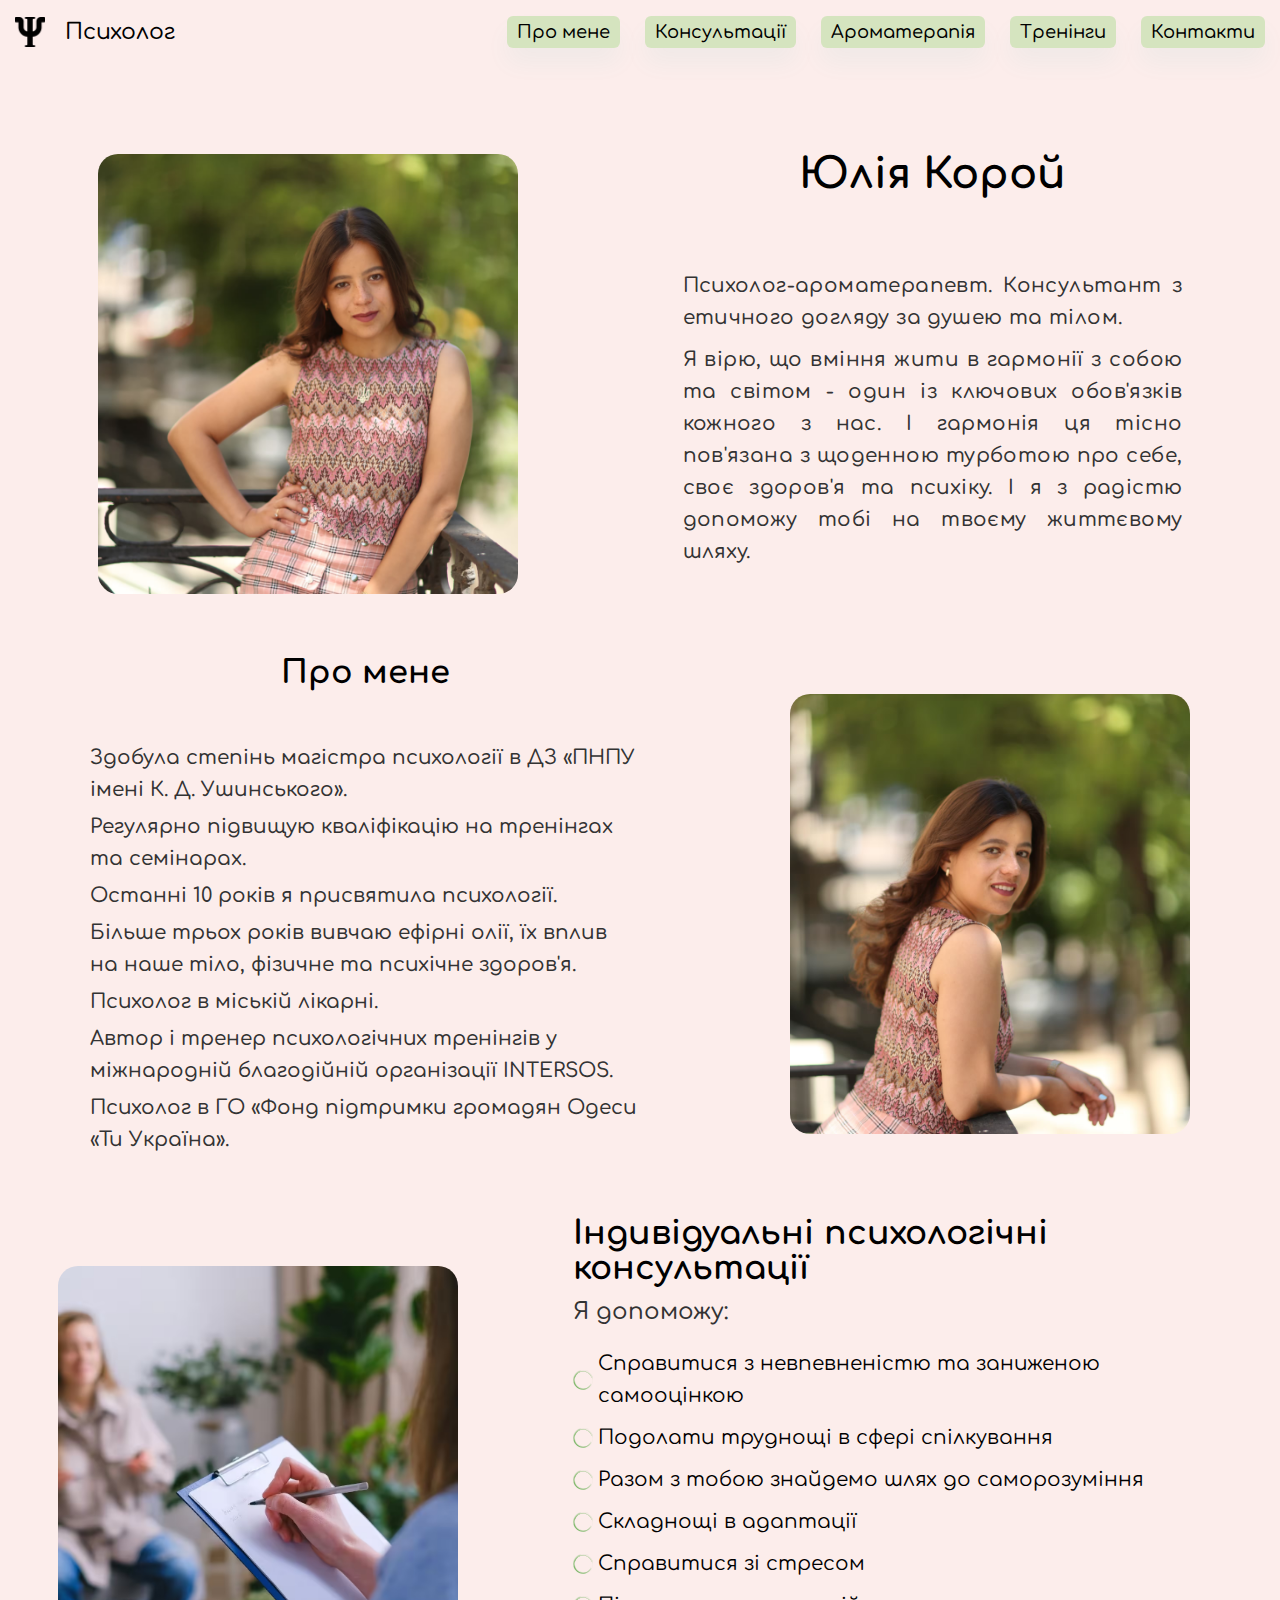
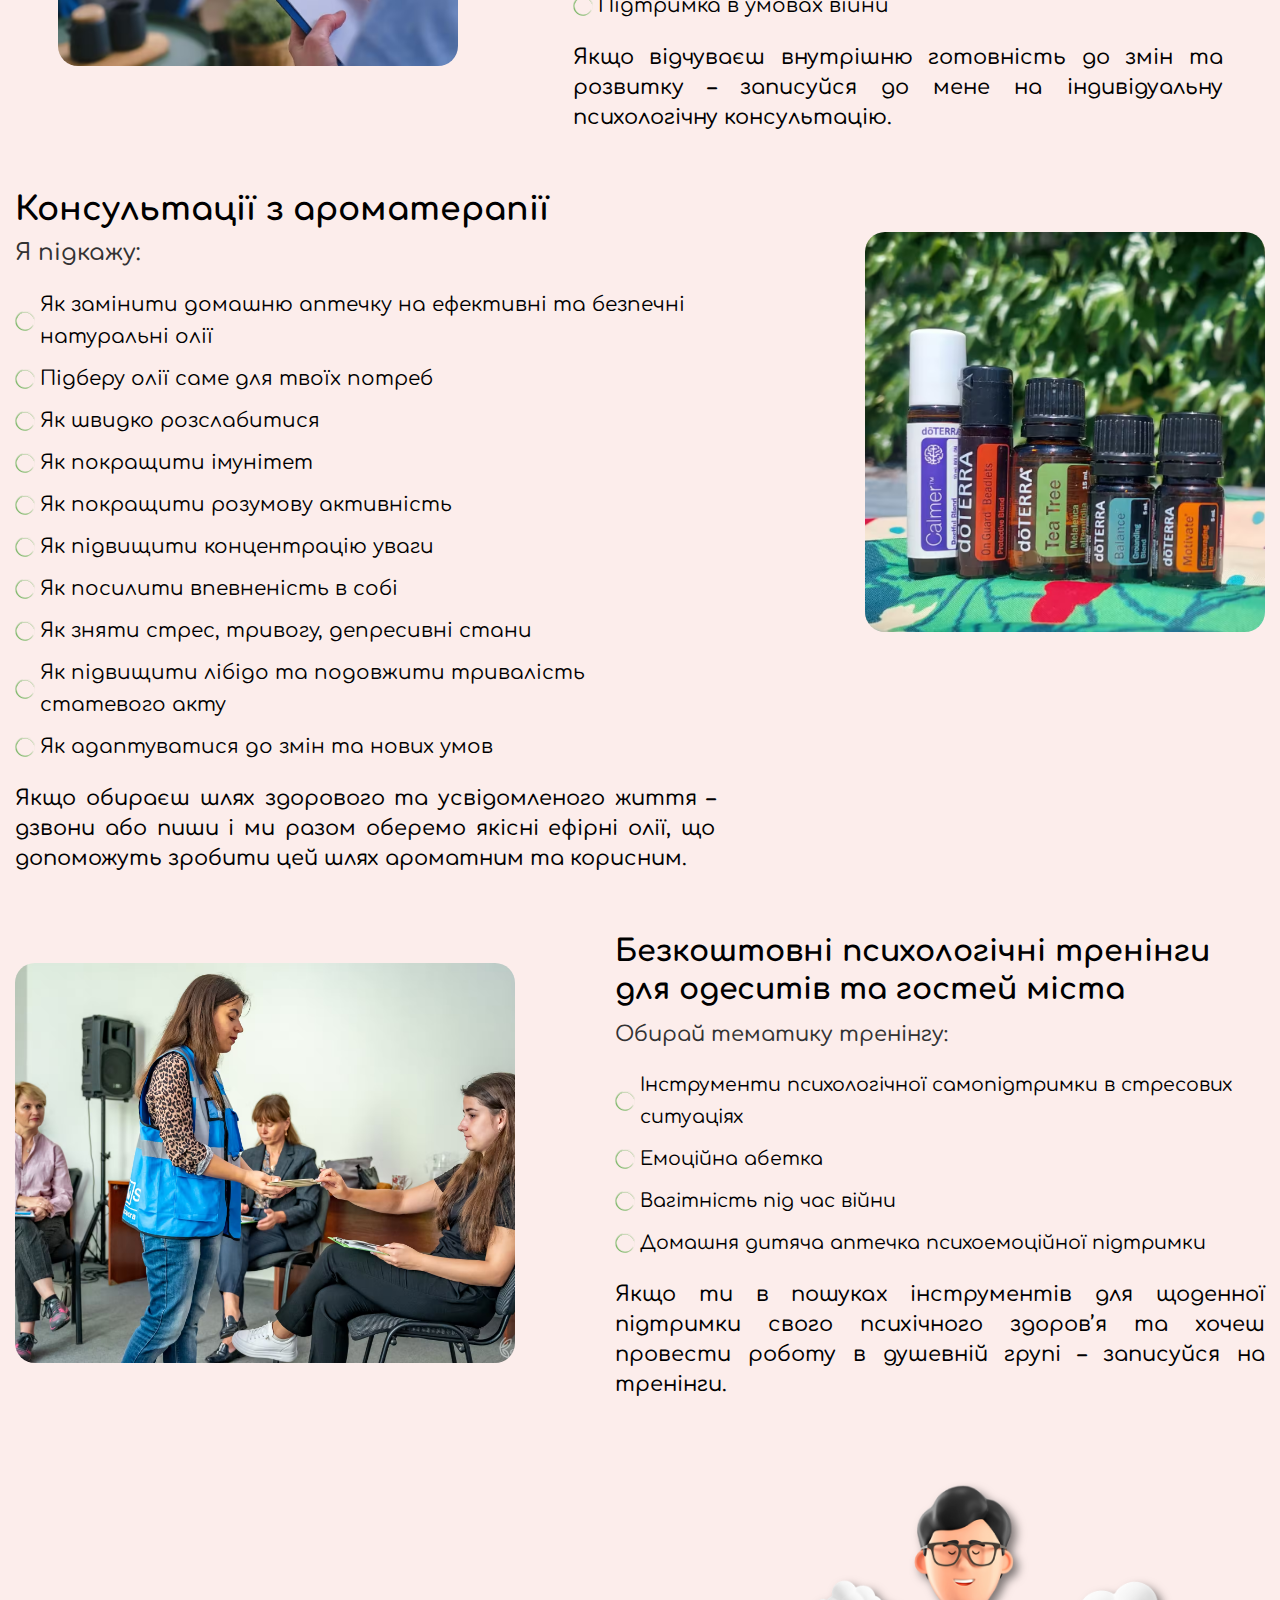
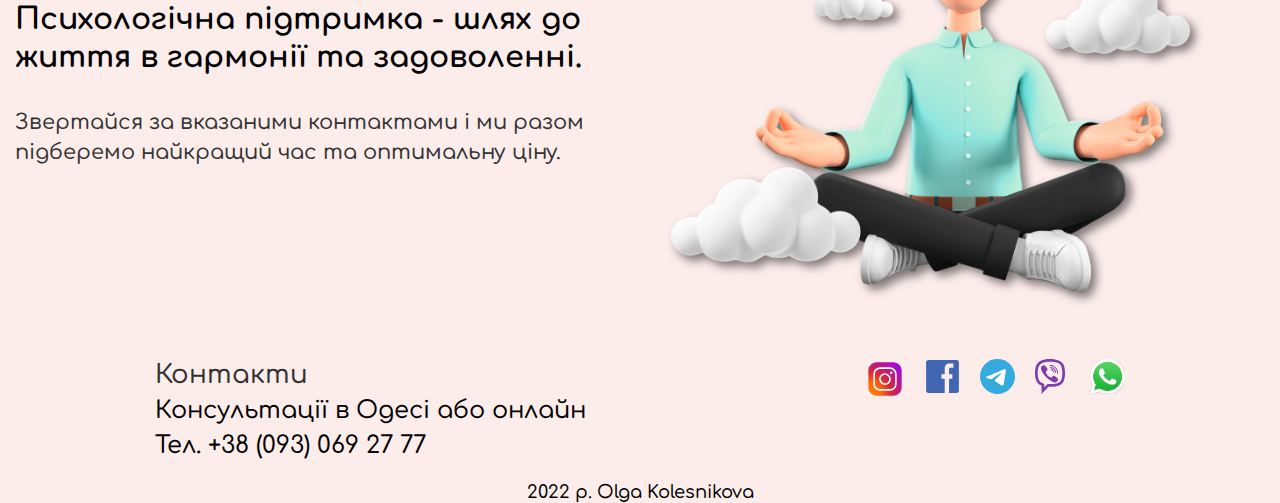
<file: index.html>
<!DOCTYPE html>
<html lang="en">
<head>
    <meta charset="UTF-8">
    <meta http-equiv="X-UA-Compatible" content="IE=edge">
    <meta name="viewport" content="width=device-width, initial-scale=1.0">
    <meta name="description" content="Юлія Корой, психолог, ароматерапевт, Одесса. Отметки &quot;Нравится&quot;: 155. -Індивідуальні психологічні консультації;
        -Консультації з ароматерапії;
        -Натуральні олії
        -МК з ароматерапії">
        <meta http-equiv='cache-control' content='no-cache'> 
    <meta http-equiv='expires' content='0'> 
    <meta http-equiv='pragma' content='no-cache'>
    <title>Yuliia Koroi</title>
    <link rel="stylesheet" href="css/style.min.css">
</head>
<body>
  <header class="header">
    <div class="container header-container">
      <div class="header-content">
        <a class="header-content-author" href="/">
          <img class="header-content-logo-img" src="img/3143057.png">
            Психолог
        </a>
        <button class="hamburger hamburger--collapse">
          <span class="hamburger-box">
          	<span class="hamburger-inner"></span>
           </span>
        </button>
      </div>
      <nav class="nav">
        <ul class="nav-list">
          <li class="nav-item">
            <a class="nav-link" href="#about-me">
              Про мене
            </a>
          </li>
          <li class="nav-item">
            <a class="nav-link" href="#services">
              Консультації
            </a>
          </li>
          <li class="nav-item">
            <a class="nav-link" href="#consultation">
              Ароматерапія
            </a>
          </li>
          <li class="nav-item">
            <a class="nav-link" href="#trainings">
              Тренінги
            </a>
          </li>
          <li class="nav-item">
            <a class="nav-link" href="#contacts">
              Контакти
            </a>
          </li>
        </ul>
      </nav>
      <div class="nav-mobile js-nav-mobile">
        <header class="nav-mobile-header">
          <a class="nav-mobile-header-link" href="/">
            <img class="nav-mobile-img" src="img/3143057.png">
              Психолог-ароматерапевт
          </a>
          <button class="hamburger hamburger--collapse">
            <span class="hamburger-box">
            	<span class="hamburger-inner"></span>
            </span>
          </button>
        </header>
          <ul class="nav-mobile-list">
            <li class="nav-mobile-item">
              <a class="nav-mobile-link" href="#about-me">
                Про мене
              </a>
            </li>
            <li class="nav-mobile-item">
              <a class="nav-mobile-link" href="#services">
                Психологічні консультації
              </a>
            </li>
            <li class="nav-mobile-item">
              <a class="nav-mobile-link" href="#consultation">
                Консультації з ароматерапії
              </a>
            </li>
            <li class="nav-mobile-item">
              <a class="nav-mobile-link" href="#trainings">
                Психологічні тренінги
              </a>
            </li>
            <li class="nav-mobile-item">
              <a class="nav-mobile-link" href="#contacts">
                Контакти
              </a>
            </li>
          </ul>
          <ul class="social-list social-list-mobile">
            <li class="social-item">
              <a class="social-link social-link-instagram" 
								href="https://www.instagram.com/yuliia.koroi/">  
              </a>
            </li>
            <li class="social-item">
              <a class="social-link social-link-facebook" 
								href="https://www.facebook.com/yuliia.koroi/">
              </a>
              </li>
              <li class="social-item">
                <a class="social-link social-link-telegram"  
									href="https://telegram.me/Yuliia_koroi">
                </a> 
              </li>
              <li class="social-item">
                <a class="social-link social-link-viber" 
									href="viber://chat?number=380930692777">  
                </a>
              </li>
              <li class="social-item">
                <a class="social-link social-link-watsapp"
								 	href="whatsapp://send?phone=+380930692777">  
                </a>
              </li>
          </ul>
      </div>
    </div>
  </header>
  <main class="main">
    <section class="psychologist">
      <div class="container psychologist-container">
        <figure class="psychologist-figure">
          <picture class="psychologist-picture">
            <source srcset="img/psyhologist-yuliia.avif"
              type="image/avif">
            <source srcset="img/psyhologist-yuliia.webp"
              type="image/webp">
                <img class="psychologist-img" src="img/psyhologist-yuliia.JPG"></img>
          </picture>
        </figure>
        <h2 class="psychologist-title psychologist-title-mobile">Юлія Корой</h2>
          <div class="psychologist-content">
            <h2 class="psychologist-title psychologist-title-desktop">Юлія Корой</h2>
          	<div class="psychologist-paragraphs">
							<p class="psychologist-text">
								Психолог-ароматерапевт. Консультант з етичного догляду
								за душею та тілом.
							</p>
							<p class="psychologist-text">
								Я вірю, що вміння жити в гармонії з
								собою та світом - один із ключових обов'язків кожного з нас.
								І гармонія ця тісно пов'язана з щоденною турботою про себе,
								своє здоров'я та психіку.
								І я з радістю допоможу тобі на
								твоєму життєвому шляху.
							</p>
          	</div>
          </div>
      </div>
    </section>
    <section class="about-me" id="about-me">
      <div class="container about-me-container">
        <h2 class="about-me-title about-me-title-mobile">
          Про мене
        </h2>
        <div class="about-me-content">
          <h1 class="about-me-title about-me-title-desktop">
            Про мене
          </h1>
          <div class="about-me-paragraphs">
            <p class="about-me-text">
              Здобула степінь магістра психології в ДЗ «ПНПУ імені К.
              Д. Ушинського».
            </p>
            <p class="about-me-text">
              Регулярно підвищую кваліфікацію на
              тренінгах та семінарах.
            </p>
            <p class="about-me-text">
              Останні 10 років я присвятила
              психології.
            </p>
            <p class="about-me-text">
              Більше трьох років вивчаю ефірні олії, їх
              вплив на наше тіло, фізичне та психічне здоров'я. 
            </p> 
            <p class="about-me-text">
              Психолог в міській лікарні.
            </p>
            <p class="about-me-text">
              Автор і тренер психологічних
              тренінгів у міжнародній благодійній організації INTERSOS. 
            </p>
            <p class="about-me-text">
              Психолог в ГО «Фонд підтримки громадян Одеси «Ти Україна».
            </p>
          </div>
        </div>
        <figure class="about-me-figure">
          <picture class="about-me-picture">
            <source srcset="img/about-me-yuliia.avif"
              type="image/avif">
            <source srcset="img/about-me-yuliia.webp"
              type="image/webp">
              <img class="about-me-img" src="img/about-me-yuliia.jpg">
          </picture>  
        </figure>  
      </div>
    </section>
    <section class="services" id="services">
      <div class="container services-container">
        <figure class="services-figure">
          <picture class="services-picture">
            <source srcset="img/psyhologis-consultation.avif"
              type="image/avif">
            <source srcset="img/psyhologis-consultation.webp"
              type="image/webp">
              <img class="services-img" src="img/psyhologis-consultation.jpg">
          </picture>   
        </figure>
        <h2 class="services-title services-title-mobile">
          Індивідуальні психологічні консультації
        </h2>
        <div class="services-content">
          <h2 class="services-title services-title-desktop">
            Індивідуальні психологічні консультації
          </h2>
          <h3 class="services-subtitle">
            Я допоможу:
          </h3>
          <ul class="services-list">
            <li class="services-item">
              Справитися з невпевненістю та заниженою самооцінкою
            </li>
            <li class="services-item">
              Подолати труднощі в сфері спілкування
            </li>
            <li class="services-item">
              Разом з тобою знайдемо шлях до саморозуміння
            </li>
            <li class="services-item">
              Складнощі в адаптації
            </li>
            <li class="services-item">
              Справитися зі стресом
            </li>
            <li class="services-item">
              Підтримка в умовах війни
            </li>
          </ul>
          <p class="services-text">
            Якщо відчуваєш внутрішню готовність до змін та розвитку
            – записуйся до мене на індивідуальну психологічну консультацію.
          </p>
        </div>
      </div>
    </section>
    <section class="consultation" id="consultation">
      <div class="container consultation-container">
        <h2 class="consultation-title consultation-title-mobile">
          Консультації з ароматерапії
        </h2>
        <div class="consultation-content">
          <h2 class="consultation-title consultation-title-desktop">
            Консультації з ароматерапії
          </h2>
          <h3 class="consultation-subtitle">
            Я підкажу:
          </h3>
          <ul class="consultation-list">
            <li class="consultation-item">
              Як замінити домашню аптечку на ефективні та безпечні натуральні олії
            </li>
            <li class="consultation-item">
              Підберу олії саме для твоїх потреб
            </li>
            <li class="consultation-item">
              Як швидко розслабитися
            </li>
            <li class="consultation-item">
              Як покращити імунітет
            </li>
            <li class="consultation-item">
              Як покращити розумову активність
            </li>
            <li class="consultation-item">
              Як підвищити концентрацію уваги
            </li>
            <li class="consultation-item">
              Як посилити впевненість в собі
            </li>
            <li class="consultation-item">
              Як зняти стрес, тривогу, депресивні стани
            </li>
            <li class="consultation-item">
              Як підвищити лібідо та подовжити тривалість статевого акту
            </li>
            <li class="consultation-item">
              Як адаптуватися до змін та нових умов
            </li>
          </ul>
          <p class="consultation-text">
            Якщо обираєш шлях здорового та усвідомленого життя
            – дзвони або пиши і ми разом оберемо якісні ефірні олії, що допоможуть
              зробити цей шлях ароматним та корисним.
          </p>  
        </div>
        <figure class="consultation-figure">
          <picture class="consultation-picture">
            <source srcset="img/aroma-therapia.avif"
              type="image/avif">
            <source srcset="img/aroma-therapia.webp"
              type="image/webp">
              <img class="consultation-img" src="img/aroma-therapia.jpg">
          </picture>  
        </figure> 
      </div>
    </section>
    <section class="trainings" id="trainings">
      <div class="container trainings-container">
        <figure class="trainings-figure">
          <picture class="trainings-picture">
            <source srcset="img/training.avif"
              type="image/avif">
            <source srcset="img/training.webp"
              type="image/webp">
              <img class="trainings-img" src="img/training.jpg">
          </picture> 
        </figure>
        <h2 class="trainings-title trainings-title-mobile">
          Безкоштовні психологічні тренінги для одеситів та гостей міста
        </h2>
        <div class="trainings-content">
          <h2 class="trainings-title trainings-title-desktop">
            Безкоштовні психологічні тренінги для одеситів та гостей міста
          </h2>
          <h3 class="trainings-subtitle">
            Обирай тематику тренінгу:
          </h3>
          <ul class="trainings-list">
            <li class="trainings-item">
              Інструменти психологічної самопідтримки в стресових ситуаціях
            </li>
            <li class="trainings-item">
              Емоційна абетка
            </li>
            <li class="trainings-item">
              Вагітність під час війни
            </li>
            <li class="trainings-item">
              Домашня дитяча аптечка психоемоційної підтримки
            </li>
          </ul>
          <p class="trainings-text">
            Якщо ти в пошуках інструментів для щоденної підтримки
            свого психічного здоров’я та хочеш провести роботу в
            душевній групі – записуйся на тренінги.
          </p>
        </div>
      </div>
    </section>
    <section class="intro">
      <div class="container intro-container">
        <div class="intro-content">
          <h2 class="intro-title">
            Психологічна підтримка - шлях до життя в гармонії
            та задоволенні. 
          </h2>
          <h3 class="intro-subtitle">
            Звертайся за вказаними контактами і ми разом підберемо
            найкращий час та оптимальну ціну.
          </h3>
        </div>
        <figure class="intro-figure">
          <img class="intro-img" src="img/intro-meditation-img.png">
					<!-- <div class="shadow"></div> -->
        </figure>
      </div>
    </section>
    </main>
    <footer class="footer" id="contacts">
        <div class="container footer-container">
          <div class="footer-content">
            <div class="footer-contacts">
              <h3 class="footer-title">Контакти</h3>
                <ul class="footer-list">
                  <li class="footer-item">
                    Консультації в Одесі або онлайн
                  </li>
                  <li class="footer-item">
                    <a class="footer-link" href="tel:+380930692777">
                      Тел. +38 (093) 069 27 77 
                    </a>
                  </li>
                </ul>
            </div>
              <ul class="social-list">
          			<li class="social-item">
                  <a class="social-link social-link-instagram"
										href="https://www.instagram.com/yuliia.koroi/">  
                  </a>
                </li>
                <li class="social-item">
                  <a class="social-link social-link-facebook" 
										href="https://www.facebook.com/yuliia.koroi/">
                  </a>
                </li>
                <li class="social-item">
                  <a class="social-link social-link-telegram"  
										href="https://telegram.me/Yuliia_koroi">
                  </a> 
                </li>
                <li class="social-item">
                  <a class="social-link social-link-viber" 
                    href="viber://chat?number=%2B380930692777">
                  </a>
                </li>
                <li class="social-item">
                  <a class="social-link social-link-watsapp" 
										href="whatsapp://send?phone=+380930692777">  
                  </a>
                </li>
              </ul>
       	 	</div>
          <div class="footer-copyrights">
            <p class="footer-copyrights-text">
              <time class="footer-copyrights-time" datetime="2022">2022 р.</time>
                Olga Kolesnikova
            </p>
          </div>
      	</div>
    </footer>

    <script src="./script/jquery-3.6.0.min.js"></script>
    <script src="./script/script.js"></script>
</body>
</html>
</file>
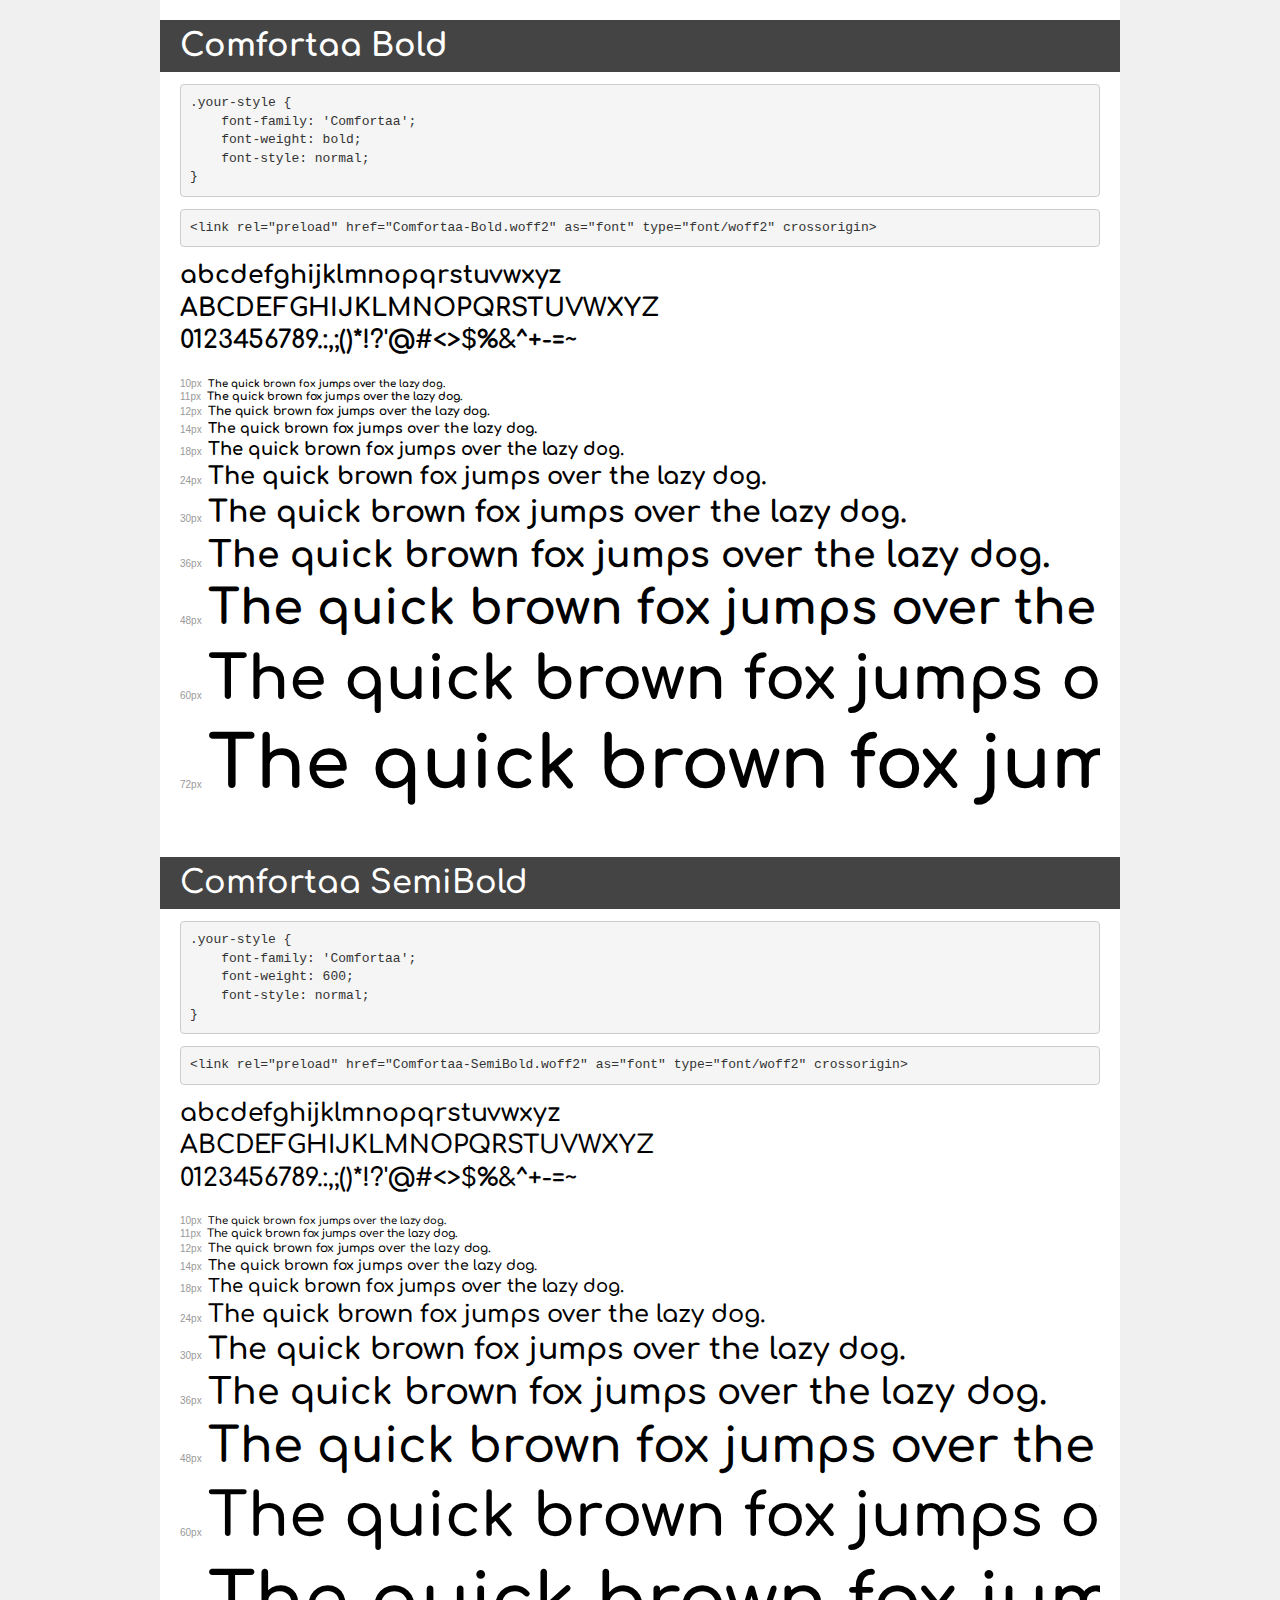
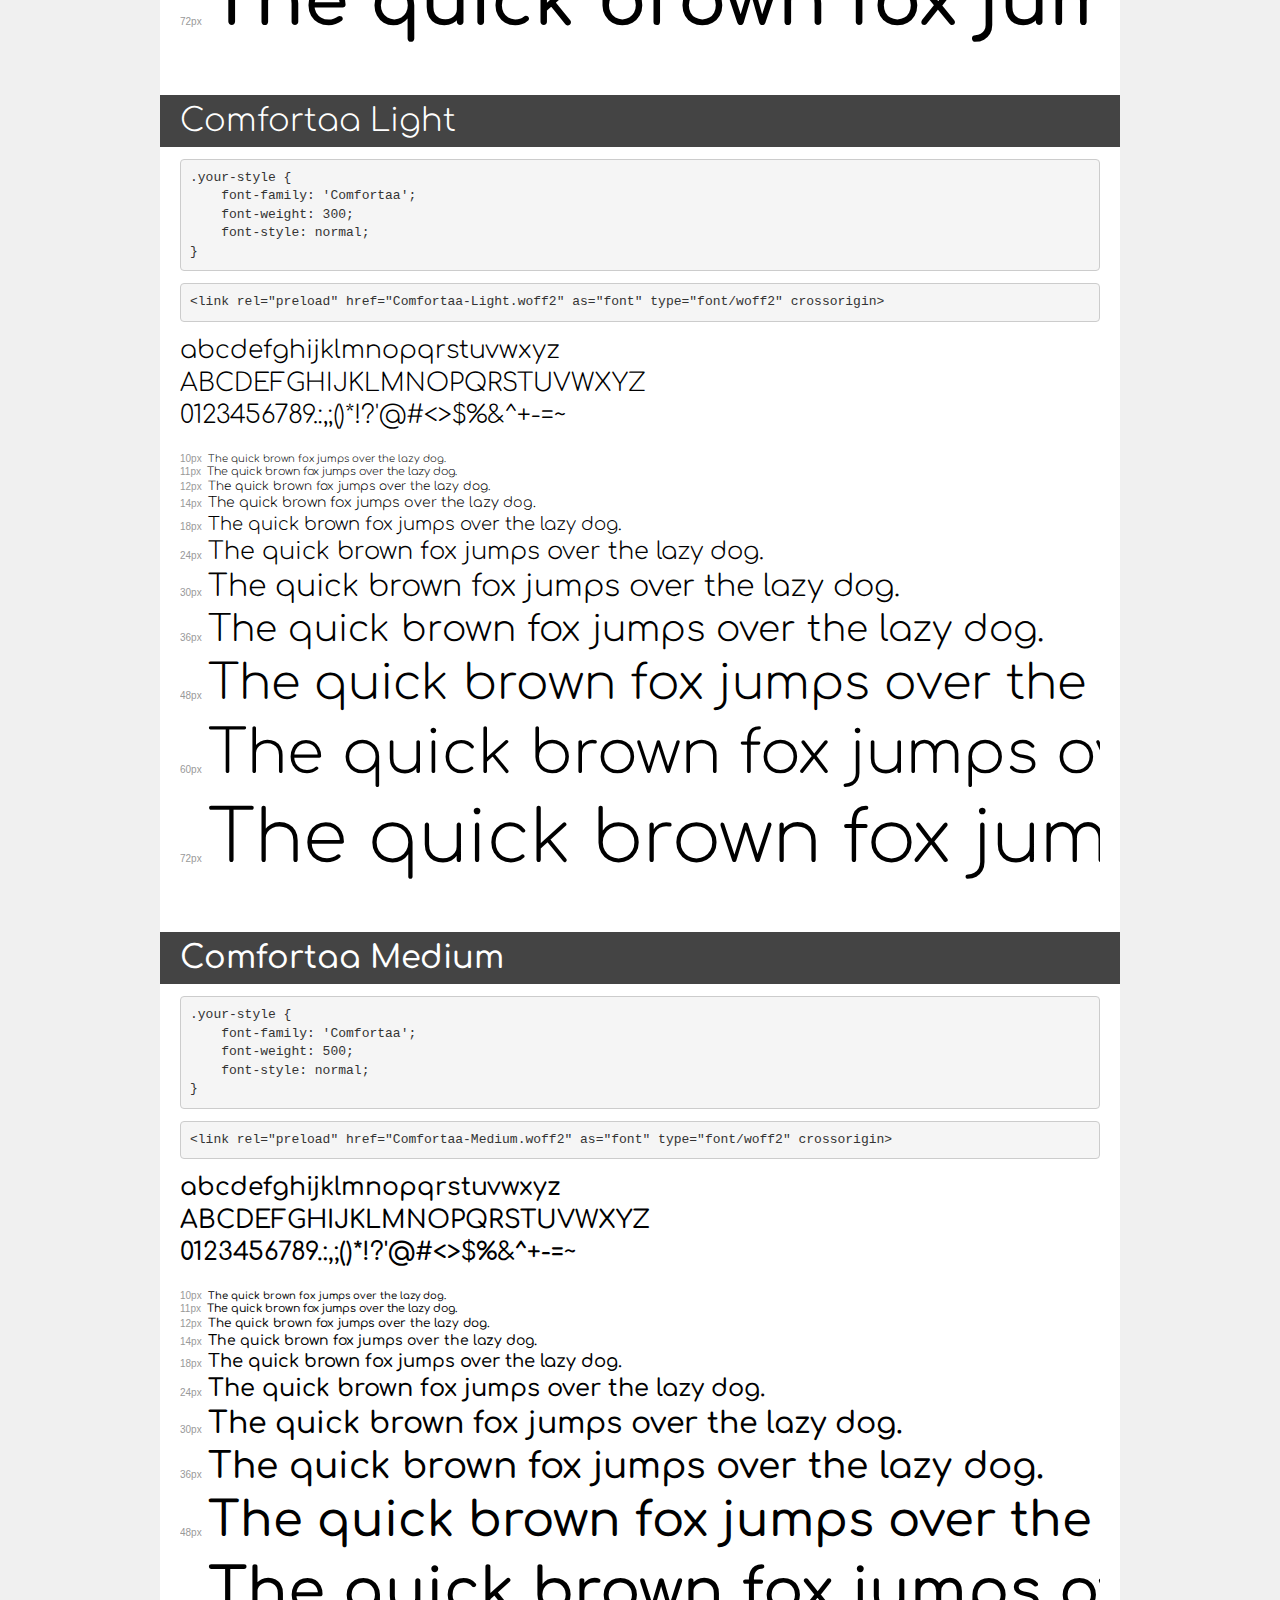
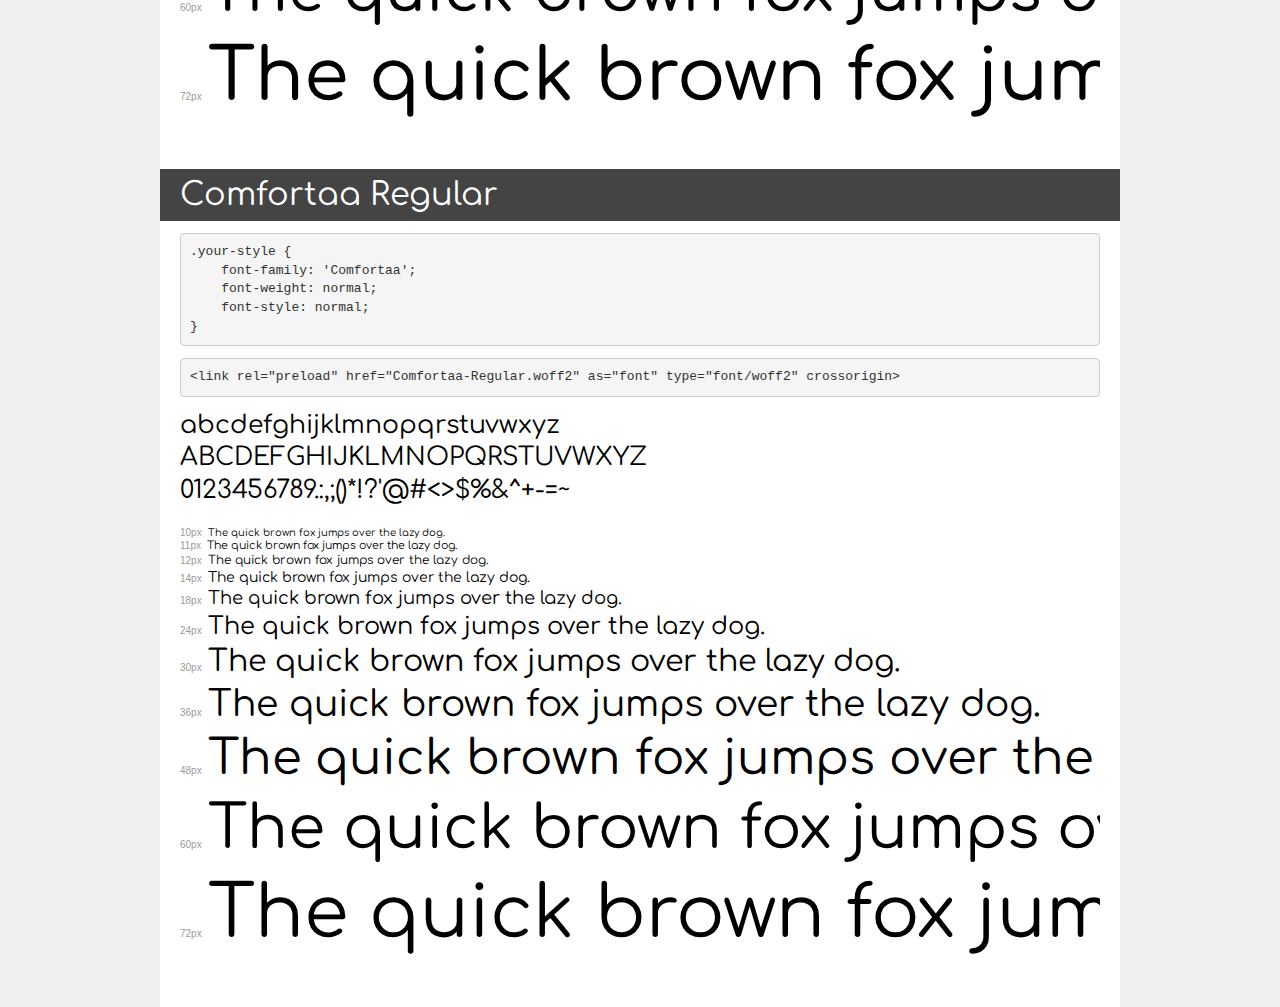
<file: fonts/demo.html>
<!DOCTYPE html>
<html lang="en">
<head>
    <meta charset="utf-8">
    <meta http-equiv="X-UA-Compatible" content="IE=edge">
    <meta name="viewport" content="width=device-width, initial-scale=1">
    <meta name="robots" content="noindex, noarchive">
    <meta name="format-detection" content="telephone=no">
    <title>Transfonter demo</title>
    <link href="stylesheet.css" rel="stylesheet">
    <style>
        /*
        http://meyerweb.com/eric/tools/css/reset/
        v2.0 | 20110126
        License: none (public domain)
        */
        html, body, div, span, applet, object, iframe,
        h1, h2, h3, h4, h5, h6, p, blockquote, pre,
        a, abbr, acronym, address, big, cite, code,
        del, dfn, em, img, ins, kbd, q, s, samp,
        small, strike, strong, sub, sup, tt, var,
        b, u, i, center,
        dl, dt, dd, ol, ul, li,
        fieldset, form, label, legend,
        table, caption, tbody, tfoot, thead, tr, th, td,
        article, aside, canvas, details, embed,
        figure, figcaption, footer, header, hgroup,
        menu, nav, output, ruby, section, summary,
        time, mark, audio, video {
            margin: 0;
            padding: 0;
            border: 0;
            font-size: 100%;
            font: inherit;
            vertical-align: baseline;
        }
        /* HTML5 display-role reset for older browsers */
        article, aside, details, figcaption, figure,
        footer, header, hgroup, menu, nav, section {
            display: block;
        }
        body {
            line-height: 1;
        }
        ol, ul {
            list-style: none;
        }
        blockquote, q {
            quotes: none;
        }
        blockquote:before, blockquote:after,
        q:before, q:after {
            content: '';
            content: none;
        }
        table {
            border-collapse: collapse;
            border-spacing: 0;
        }
        /* demo styles */
        body {
            background: #f0f0f0;
            color: #000;
        }
        .page {
            background: #fff;
            width: 920px;
            margin: 0 auto;
            padding: 20px 20px 0 20px;
            overflow: hidden;
        }
        .font-container {
            overflow-x: auto;
            overflow-y: hidden;
            margin-bottom: 40px;
            line-height: 1.3;
            white-space: nowrap;
            padding-bottom: 5px;
        }
        h1 {
            position: relative;
            background: #444;
            font-size: 32px;
            color: #fff;
            padding: 10px 20px;
            margin: 0 -20px 12px -20px;
        }
        .letters {
            font-size: 25px;
            margin-bottom: 20px;
        }
        .s10:before {
            content: '10px';
        }
        .s11:before {
            content: '11px';
        }
        .s12:before {
            content: '12px';
        }
        .s14:before {
            content: '14px';
        }
        .s18:before {
            content: '18px';
        }
        .s24:before {
            content: '24px';
        }
        .s30:before {
            content: '30px';
        }
        .s36:before {
            content: '36px';
        }
        .s48:before {
            content: '48px';
        }
        .s60:before {
            content: '60px';
        }
        .s72:before {
            content: '72px';
        }
        .s10:before, .s11:before, .s12:before, .s14:before,
        .s18:before, .s24:before, .s30:before, .s36:before,
        .s48:before, .s60:before, .s72:before {
            font-family: Arial, sans-serif;
            font-size: 10px;
            font-weight: normal;
            font-style: normal;
            color: #999;
            padding-right: 6px;
        }
        pre {
            display: block;
            padding: 9px;
            margin: 0 0 12px;
            font-family: Monaco, Menlo, Consolas, "Courier New", monospace;
            font-size: 13px;
            line-height: 1.428571429;
            color: #333;
            font-weight: normal;
            font-style: normal;
            background-color: #f5f5f5;
            border: 1px solid #ccc;
            overflow-x: auto;
            border-radius: 4px;
        }
        /* responsive */
        @media (max-width: 959px) {
            .page {
                width: auto;
                margin: 0;
            }
        }
    </style>
</head>
<body>
<div class="page">
    <div class="demo">
        <h1 style="font-family: 'Comfortaa'; font-weight: bold; font-style: normal;">Comfortaa Bold</h1>
        <pre title="Usage">.your-style {
    font-family: 'Comfortaa';
    font-weight: bold;
    font-style: normal;
}</pre>
        <pre title="Preload (optional)">
&lt;link rel=&quot;preload&quot; href=&quot;Comfortaa-Bold.woff2&quot; as=&quot;font&quot; type=&quot;font/woff2&quot; crossorigin&gt;</pre>
        <div class="font-container" style="font-family: 'Comfortaa'; font-weight: bold; font-style: normal;">
            <p class="letters">
                abcdefghijklmnopqrstuvwxyz<br>
ABCDEFGHIJKLMNOPQRSTUVWXYZ<br>
                0123456789.:,;()*!?'@#&lt;&gt;$%&^+-=~
            </p>
            <p class="s10" style="font-size: 10px;">The quick brown fox jumps over the lazy dog.</p>
            <p class="s11" style="font-size: 11px;">The quick brown fox jumps over the lazy dog.</p>
            <p class="s12" style="font-size: 12px;">The quick brown fox jumps over the lazy dog.</p>
            <p class="s14" style="font-size: 14px;">The quick brown fox jumps over the lazy dog.</p>
            <p class="s18" style="font-size: 18px;">The quick brown fox jumps over the lazy dog.</p>
            <p class="s24" style="font-size: 24px;">The quick brown fox jumps over the lazy dog.</p>
            <p class="s30" style="font-size: 30px;">The quick brown fox jumps over the lazy dog.</p>
            <p class="s36" style="font-size: 36px;">The quick brown fox jumps over the lazy dog.</p>
            <p class="s48" style="font-size: 48px;">The quick brown fox jumps over the lazy dog.</p>
            <p class="s60" style="font-size: 60px;">The quick brown fox jumps over the lazy dog.</p>
            <p class="s72" style="font-size: 72px;">The quick brown fox jumps over the lazy dog.</p>
        </div>
    </div>

    <div class="demo">
        <h1 style="font-family: 'Comfortaa'; font-weight: 600; font-style: normal;">Comfortaa SemiBold</h1>
        <pre title="Usage">.your-style {
    font-family: 'Comfortaa';
    font-weight: 600;
    font-style: normal;
}</pre>
        <pre title="Preload (optional)">
&lt;link rel=&quot;preload&quot; href=&quot;Comfortaa-SemiBold.woff2&quot; as=&quot;font&quot; type=&quot;font/woff2&quot; crossorigin&gt;</pre>
        <div class="font-container" style="font-family: 'Comfortaa'; font-weight: 600; font-style: normal;">
            <p class="letters">
                abcdefghijklmnopqrstuvwxyz<br>
ABCDEFGHIJKLMNOPQRSTUVWXYZ<br>
                0123456789.:,;()*!?'@#&lt;&gt;$%&^+-=~
            </p>
            <p class="s10" style="font-size: 10px;">The quick brown fox jumps over the lazy dog.</p>
            <p class="s11" style="font-size: 11px;">The quick brown fox jumps over the lazy dog.</p>
            <p class="s12" style="font-size: 12px;">The quick brown fox jumps over the lazy dog.</p>
            <p class="s14" style="font-size: 14px;">The quick brown fox jumps over the lazy dog.</p>
            <p class="s18" style="font-size: 18px;">The quick brown fox jumps over the lazy dog.</p>
            <p class="s24" style="font-size: 24px;">The quick brown fox jumps over the lazy dog.</p>
            <p class="s30" style="font-size: 30px;">The quick brown fox jumps over the lazy dog.</p>
            <p class="s36" style="font-size: 36px;">The quick brown fox jumps over the lazy dog.</p>
            <p class="s48" style="font-size: 48px;">The quick brown fox jumps over the lazy dog.</p>
            <p class="s60" style="font-size: 60px;">The quick brown fox jumps over the lazy dog.</p>
            <p class="s72" style="font-size: 72px;">The quick brown fox jumps over the lazy dog.</p>
        </div>
    </div>

    <div class="demo">
        <h1 style="font-family: 'Comfortaa'; font-weight: 300; font-style: normal;">Comfortaa Light</h1>
        <pre title="Usage">.your-style {
    font-family: 'Comfortaa';
    font-weight: 300;
    font-style: normal;
}</pre>
        <pre title="Preload (optional)">
&lt;link rel=&quot;preload&quot; href=&quot;Comfortaa-Light.woff2&quot; as=&quot;font&quot; type=&quot;font/woff2&quot; crossorigin&gt;</pre>
        <div class="font-container" style="font-family: 'Comfortaa'; font-weight: 300; font-style: normal;">
            <p class="letters">
                abcdefghijklmnopqrstuvwxyz<br>
ABCDEFGHIJKLMNOPQRSTUVWXYZ<br>
                0123456789.:,;()*!?'@#&lt;&gt;$%&^+-=~
            </p>
            <p class="s10" style="font-size: 10px;">The quick brown fox jumps over the lazy dog.</p>
            <p class="s11" style="font-size: 11px;">The quick brown fox jumps over the lazy dog.</p>
            <p class="s12" style="font-size: 12px;">The quick brown fox jumps over the lazy dog.</p>
            <p class="s14" style="font-size: 14px;">The quick brown fox jumps over the lazy dog.</p>
            <p class="s18" style="font-size: 18px;">The quick brown fox jumps over the lazy dog.</p>
            <p class="s24" style="font-size: 24px;">The quick brown fox jumps over the lazy dog.</p>
            <p class="s30" style="font-size: 30px;">The quick brown fox jumps over the lazy dog.</p>
            <p class="s36" style="font-size: 36px;">The quick brown fox jumps over the lazy dog.</p>
            <p class="s48" style="font-size: 48px;">The quick brown fox jumps over the lazy dog.</p>
            <p class="s60" style="font-size: 60px;">The quick brown fox jumps over the lazy dog.</p>
            <p class="s72" style="font-size: 72px;">The quick brown fox jumps over the lazy dog.</p>
        </div>
    </div>

    <div class="demo">
        <h1 style="font-family: 'Comfortaa'; font-weight: 500; font-style: normal;">Comfortaa Medium</h1>
        <pre title="Usage">.your-style {
    font-family: 'Comfortaa';
    font-weight: 500;
    font-style: normal;
}</pre>
        <pre title="Preload (optional)">
&lt;link rel=&quot;preload&quot; href=&quot;Comfortaa-Medium.woff2&quot; as=&quot;font&quot; type=&quot;font/woff2&quot; crossorigin&gt;</pre>
        <div class="font-container" style="font-family: 'Comfortaa'; font-weight: 500; font-style: normal;">
            <p class="letters">
                abcdefghijklmnopqrstuvwxyz<br>
ABCDEFGHIJKLMNOPQRSTUVWXYZ<br>
                0123456789.:,;()*!?'@#&lt;&gt;$%&^+-=~
            </p>
            <p class="s10" style="font-size: 10px;">The quick brown fox jumps over the lazy dog.</p>
            <p class="s11" style="font-size: 11px;">The quick brown fox jumps over the lazy dog.</p>
            <p class="s12" style="font-size: 12px;">The quick brown fox jumps over the lazy dog.</p>
            <p class="s14" style="font-size: 14px;">The quick brown fox jumps over the lazy dog.</p>
            <p class="s18" style="font-size: 18px;">The quick brown fox jumps over the lazy dog.</p>
            <p class="s24" style="font-size: 24px;">The quick brown fox jumps over the lazy dog.</p>
            <p class="s30" style="font-size: 30px;">The quick brown fox jumps over the lazy dog.</p>
            <p class="s36" style="font-size: 36px;">The quick brown fox jumps over the lazy dog.</p>
            <p class="s48" style="font-size: 48px;">The quick brown fox jumps over the lazy dog.</p>
            <p class="s60" style="font-size: 60px;">The quick brown fox jumps over the lazy dog.</p>
            <p class="s72" style="font-size: 72px;">The quick brown fox jumps over the lazy dog.</p>
        </div>
    </div>

    <div class="demo">
        <h1 style="font-family: 'Comfortaa'; font-weight: normal; font-style: normal;">Comfortaa Regular</h1>
        <pre title="Usage">.your-style {
    font-family: 'Comfortaa';
    font-weight: normal;
    font-style: normal;
}</pre>
        <pre title="Preload (optional)">
&lt;link rel=&quot;preload&quot; href=&quot;Comfortaa-Regular.woff2&quot; as=&quot;font&quot; type=&quot;font/woff2&quot; crossorigin&gt;</pre>
        <div class="font-container" style="font-family: 'Comfortaa'; font-weight: normal; font-style: normal;">
            <p class="letters">
                abcdefghijklmnopqrstuvwxyz<br>
ABCDEFGHIJKLMNOPQRSTUVWXYZ<br>
                0123456789.:,;()*!?'@#&lt;&gt;$%&^+-=~
            </p>
            <p class="s10" style="font-size: 10px;">The quick brown fox jumps over the lazy dog.</p>
            <p class="s11" style="font-size: 11px;">The quick brown fox jumps over the lazy dog.</p>
            <p class="s12" style="font-size: 12px;">The quick brown fox jumps over the lazy dog.</p>
            <p class="s14" style="font-size: 14px;">The quick brown fox jumps over the lazy dog.</p>
            <p class="s18" style="font-size: 18px;">The quick brown fox jumps over the lazy dog.</p>
            <p class="s24" style="font-size: 24px;">The quick brown fox jumps over the lazy dog.</p>
            <p class="s30" style="font-size: 30px;">The quick brown fox jumps over the lazy dog.</p>
            <p class="s36" style="font-size: 36px;">The quick brown fox jumps over the lazy dog.</p>
            <p class="s48" style="font-size: 48px;">The quick brown fox jumps over the lazy dog.</p>
            <p class="s60" style="font-size: 60px;">The quick brown fox jumps over the lazy dog.</p>
            <p class="s72" style="font-size: 72px;">The quick brown fox jumps over the lazy dog.</p>
        </div>
    </div>

</div>
</body>
</html>
</file>
<file: fonts/stylesheet.css>
@font-face {
    font-family: 'Comfortaa';
    src: url('Comfortaa-Bold.eot');
    src: url('Comfortaa-Bold.eot?#iefix') format('embedded-opentype'),
        url('Comfortaa-Bold.woff2') format('woff2'),
        url('Comfortaa-Bold.woff') format('woff'),
        url('Comfortaa-Bold.ttf') format('truetype'),
        url('Comfortaa-Bold.svg#Comfortaa-Bold') format('svg');
    font-weight: bold;
    font-style: normal;
    font-display: swap;
}

@font-face {
    font-family: 'Comfortaa';
    src: url('Comfortaa-SemiBold.eot');
    src: url('Comfortaa-SemiBold.eot?#iefix') format('embedded-opentype'),
        url('Comfortaa-SemiBold.woff2') format('woff2'),
        url('Comfortaa-SemiBold.woff') format('woff'),
        url('Comfortaa-SemiBold.ttf') format('truetype'),
        url('Comfortaa-SemiBold.svg#Comfortaa-SemiBold') format('svg');
    font-weight: 600;
    font-style: normal;
    font-display: swap;
}

@font-face {
    font-family: 'Comfortaa';
    src: url('Comfortaa-Light.eot');
    src: url('Comfortaa-Light.eot?#iefix') format('embedded-opentype'),
        url('Comfortaa-Light.woff2') format('woff2'),
        url('Comfortaa-Light.woff') format('woff'),
        url('Comfortaa-Light.ttf') format('truetype'),
        url('Comfortaa-Light.svg#Comfortaa-Light') format('svg');
    font-weight: 300;
    font-style: normal;
    font-display: swap;
}

@font-face {
    font-family: 'Comfortaa';
    src: url('Comfortaa-Medium.eot');
    src: url('Comfortaa-Medium.eot?#iefix') format('embedded-opentype'),
        url('Comfortaa-Medium.woff2') format('woff2'),
        url('Comfortaa-Medium.woff') format('woff'),
        url('Comfortaa-Medium.ttf') format('truetype'),
        url('Comfortaa-Medium.svg#Comfortaa-Medium') format('svg');
    font-weight: 500;
    font-style: normal;
    font-display: swap;
}

@font-face {
    font-family: 'Comfortaa';
    src: url('Comfortaa-Regular.eot');
    src: url('Comfortaa-Regular.eot?#iefix') format('embedded-opentype'),
        url('Comfortaa-Regular.woff2') format('woff2'),
        url('Comfortaa-Regular.woff') format('woff'),
        url('Comfortaa-Regular.ttf') format('truetype'),
        url('Comfortaa-Regular.svg#Comfortaa-Regular') format('svg');
    font-weight: normal;
    font-style: normal;
    font-display: swap;
}
</file>
